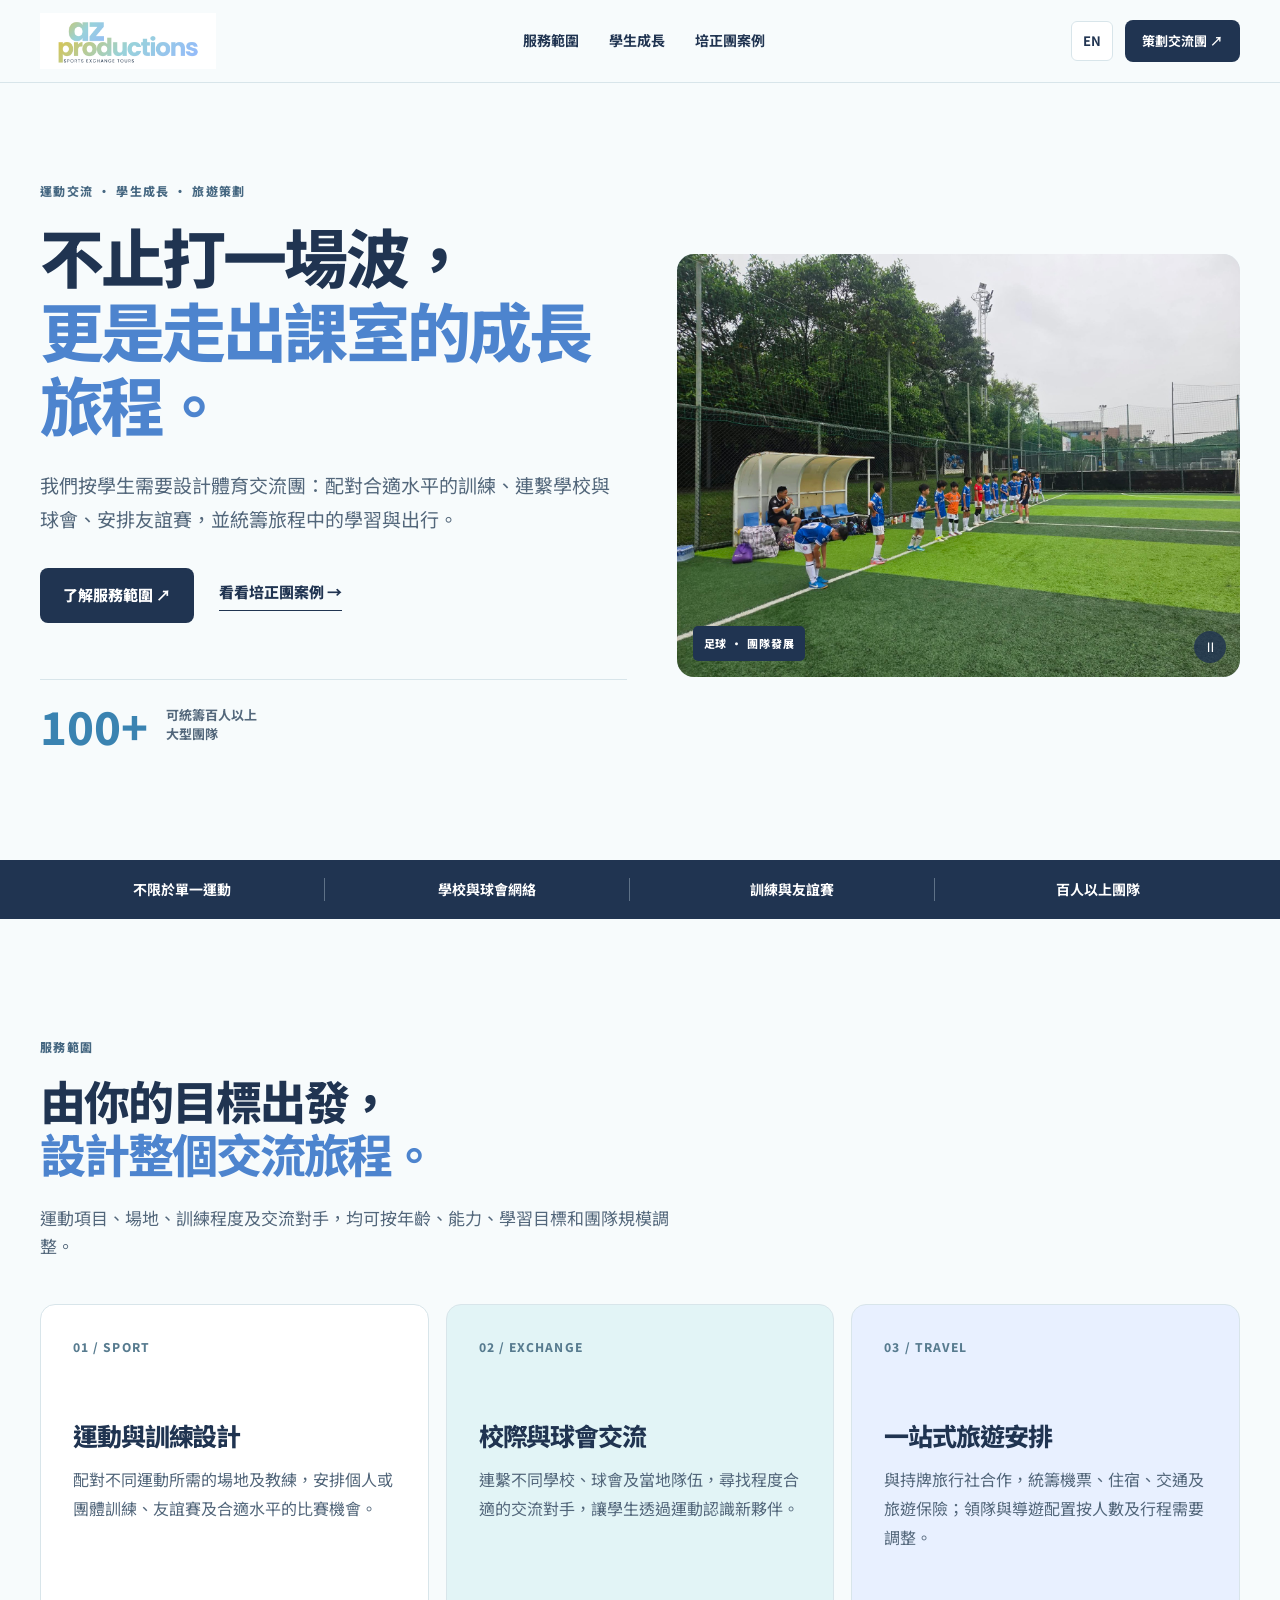
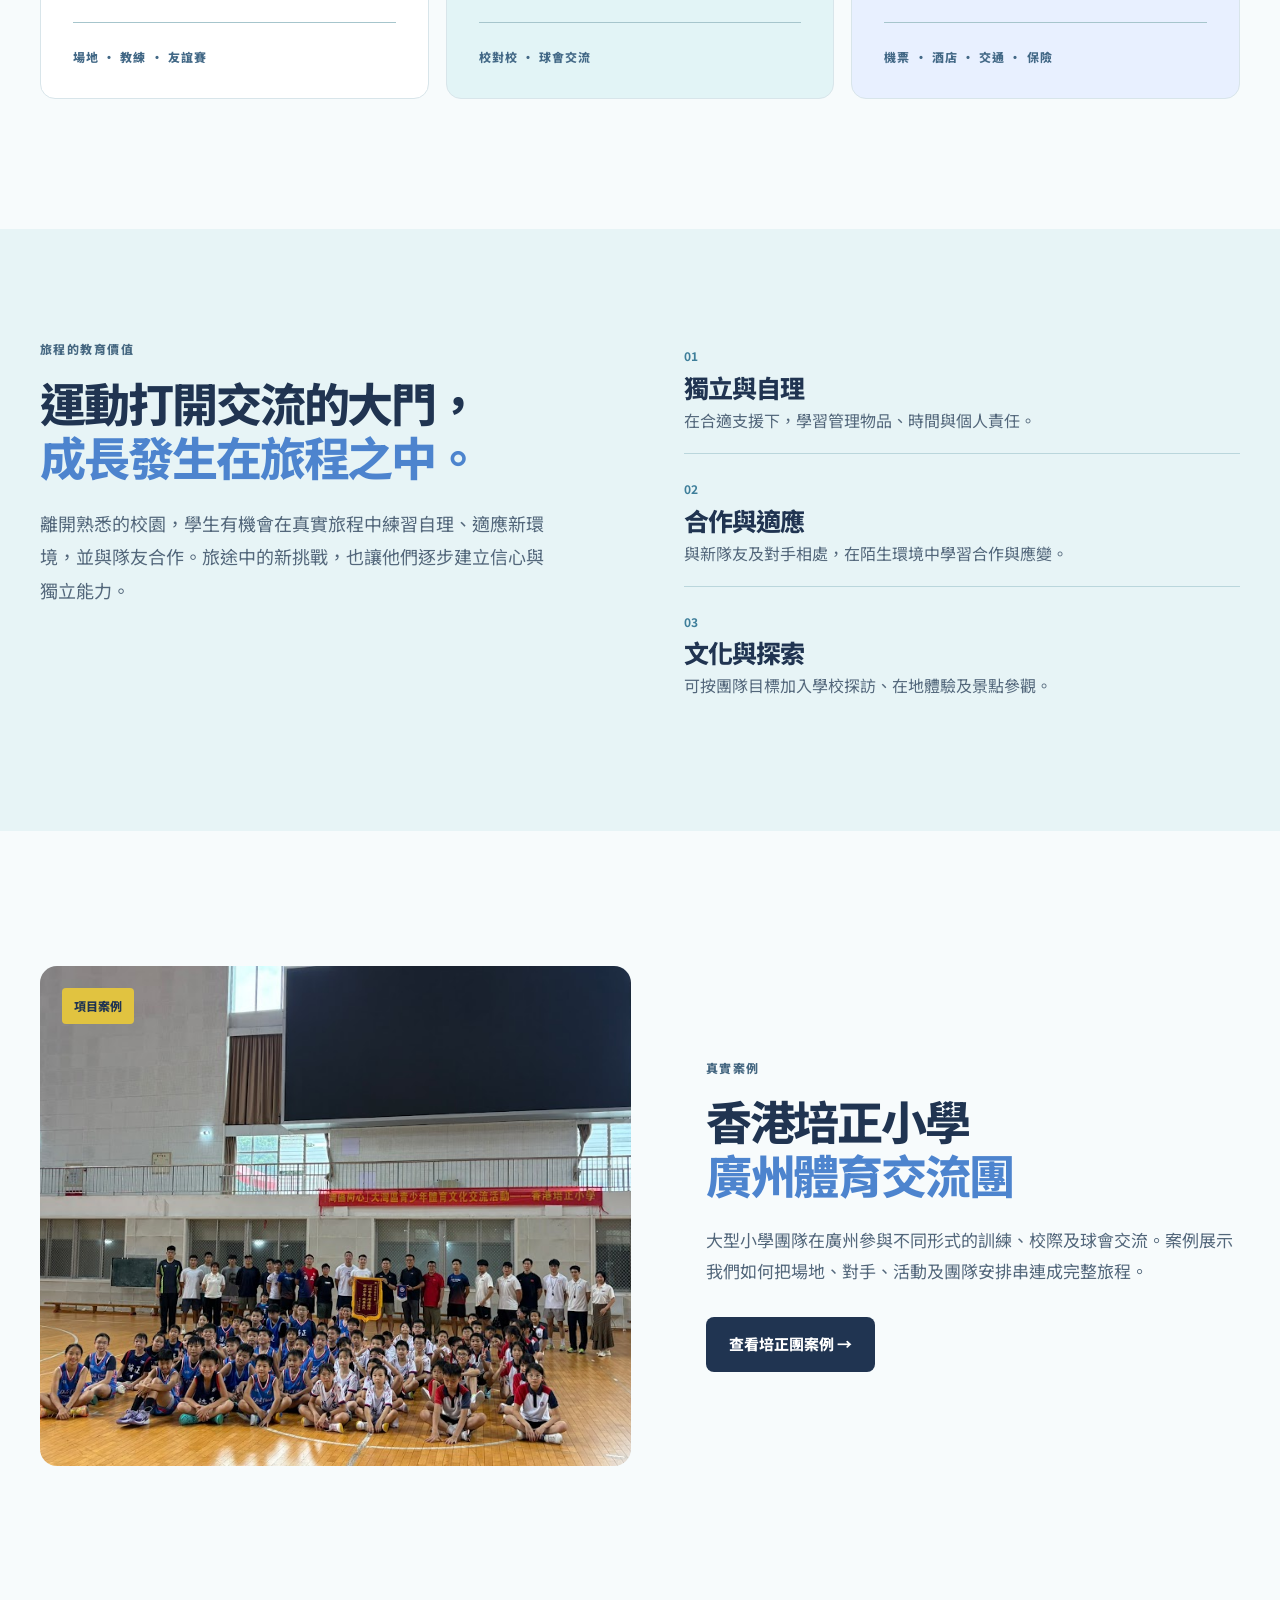
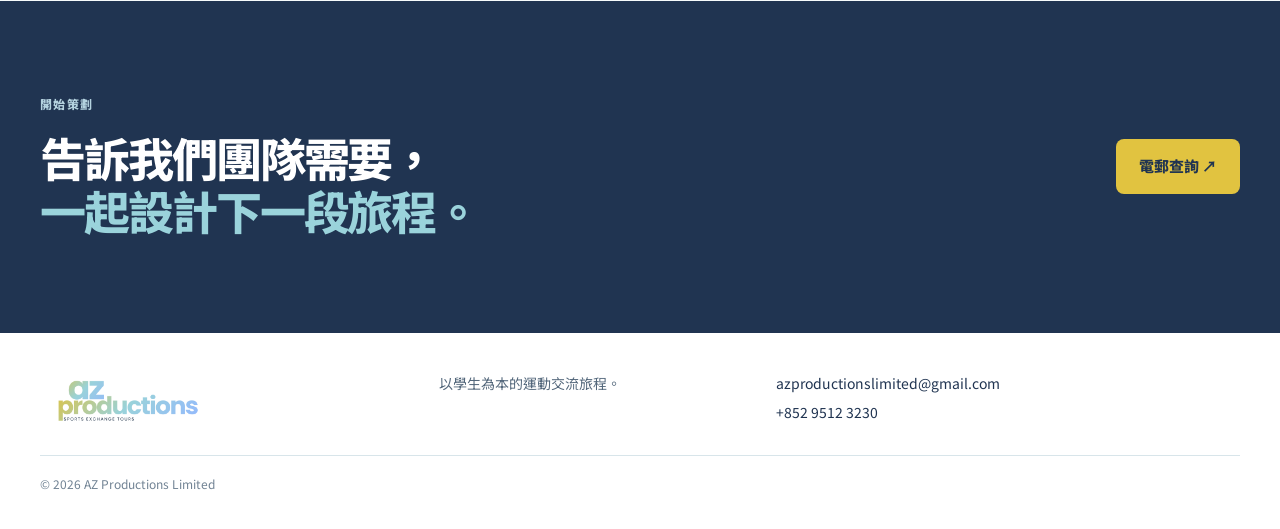
<file: index.html>
<!doctype html>
<html lang="zh-HK">
<head>
  <meta charset="utf-8">
  <meta name="viewport" content="width=device-width, initial-scale=1">
  <meta name="description" content="AZ Productions 為學校、球會及團隊策劃運動交流旅程，提供訓練、友誼賽、校際交流及一站式旅遊安排。">
  <title>AZ Productions｜運動交流旅程</title>
  <link rel="icon" href="assets/az-sports-logo-cropped.png">
  <link rel="stylesheet" href="site.css">
  <script defer src="site.js"></script>
</head>
<body data-page="home">
  <a class="skip-link" href="#main" data-en="Skip to content">跳至內容</a>
  <header class="site-header">
    <div class="shell header-inner">
      <a class="logo-link" href="index.html" aria-label="AZ Productions home"><img src="assets/az-sports-logo-cropped.png" alt="AZ Productions"></a>
      <nav class="main-nav" aria-label="Primary navigation">
        <a href="#services" data-en="Our services">服務範圍</a>
        <a href="#growth" data-en="Student growth">學生成長</a>
        <a href="pui-ching.html" data-en="Pui Ching case">培正團案例</a>
      </nav>
      <div class="header-actions">
        <button class="language-button" type="button" data-language-toggle aria-label="Switch language">EN</button>
        <a class="header-cta" href="#contact" data-en="Plan a tour ↗">策劃交流團 ↗</a>
      </div>
    </div>
  </header>

  <main id="main">
    <section class="hero shell" aria-labelledby="hero-title">
      <div class="hero-copy">
        <p class="eyebrow" data-en="SPORTS EXCHANGE · STUDENT GROWTH · TRAVEL">運動交流 · 學生成長 · 旅遊策劃</p>
        <h1 id="hero-title" data-en="More than a match.<br><em>A journey beyond the classroom.</em>" data-html>不止打一場波，<br><em>更是走出課室的成長旅程。</em></h1>
        <p class="lead" data-en="We design sports exchange tours around your students: training at the right level, school and club connections, friendly competition, cultural discovery and complete travel coordination.">我們按學生需要設計體育交流團：配對合適水平的訓練、連繫學校與球會、安排友誼賽，並統籌旅程中的學習與出行。</p>
        <div class="hero-actions">
          <a class="button button-dark" href="#services" data-en="Explore our services ↗">了解服務範圍 ↗</a>
          <a class="text-link" href="pui-ching.html" data-en="See the Pui Ching case →">看看培正團案例 →</a>
        </div>
        <div class="hero-proof"><strong>100+</strong><span data-en="Participants can be coordinated<br>in one programme" data-html>可統籌百人以上<br>大型團隊</span></div>
      </div>
      <div class="hero-gallery" aria-label="體育交流活動照片" data-en-label="Sports exchange photo gallery" aria-roledescription="carousel" data-en-roledescription="carousel">
        <div class="hero-gallery-viewport">
          <figure class="hero-slide is-active"><img src="assets/photos/hero-athletics.jpg" alt="學生在田徑跑道參與訓練" data-en-alt="Students training on an athletics track"><figcaption data-en="ATHLETICS · TEAM TRAINING">田徑 · 團隊訓練</figcaption></figure>
          <figure class="hero-slide" aria-hidden="true"><img src="assets/photos/hero-football.jpg" alt="足球隊在球場上準備訓練" data-en-alt="A football team preparing to train on the pitch"><figcaption data-en="FOOTBALL · TEAM DEVELOPMENT">足球 · 團隊發展</figcaption></figure>
          <figure class="hero-slide" aria-hidden="true"><img src="assets/photos/hero-badminton.jpg" alt="學生練習羽毛球擊球" data-en-alt="A student practising a badminton shot"><figcaption data-en="BADMINTON · SKILL BUILDING">羽毛球 · 技術訓練</figcaption></figure>
          <figure class="hero-slide" aria-hidden="true"><img src="assets/photos/hero-basketball.jpg" alt="兩名學生在籃球場對練" data-en-alt="Two students practising basketball on court"><figcaption data-en="BASKETBALL · FRIENDLY PLAY">籃球 · 友誼交流</figcaption></figure>
          <button class="gallery-pause" type="button" data-gallery-pause aria-label="暫停自動播放" aria-pressed="false">Ⅱ</button>
        </div>
      </div>
    </section>

    <div class="proof-strip" aria-label="Key capabilities"><div class="shell proof-inner">
      <span data-en="Multiple sports">不限於單一運動</span><span data-en="Schools + clubs">學校與球會網絡</span><span data-en="Training + friendly matches">訓練與友誼賽</span><span data-en="100+ group capability">百人以上團隊</span>
    </div></div>

    <section id="services" class="section shell" aria-labelledby="services-title">
      <div class="section-heading"><p class="eyebrow" data-en="WHAT WE CAN ARRANGE">服務範圍</p><h2 id="services-title" data-en="One brief.<br><em>A programme built around you.</em>" data-html>由你的目標出發，<br><em>設計整個交流旅程。</em></h2><p data-en="The sport, venue, training level and opponents are chosen for each group. Every programme can be adapted to age, ability, learning goals and group size.">運動項目、場地、訓練程度及交流對手，均可按年齡、能力、學習目標和團隊規模調整。</p></div>
      <div class="service-grid">
        <article class="service-card"><span class="card-index">01 / SPORT</span><h3 data-en="Sport and training design">運動與訓練設計</h3><p data-en="Access suitable venues and coaching for different sports and levels. We can arrange individual or group training, friendly matches and competition opportunities.">配對不同運動所需的場地及教練，安排個人或團體訓練、友誼賽及合適水平的比賽機會。</p><span class="service-detail" data-en="VENUES · COACHES · FRIENDLIES">場地 · 教練 · 友誼賽</span></article>
        <article class="service-card aqua"><span class="card-index">02 / EXCHANGE</span><h3 data-en="Schools and clubs">校際與球會交流</h3><p data-en="Connect with schools, clubs and local teams. We look for appropriate opponents and create exchange that goes beyond a fixture.">連繫不同學校、球會及當地隊伍，尋找程度合適的交流對手，讓學生透過運動認識新夥伴。</p><span class="service-detail" data-en="SCHOOL TO SCHOOL · CLUB TO CLUB">校對校 · 球會交流</span></article>
        <article class="service-card blue"><span class="card-index">03 / TRAVEL</span><h3 data-en="One-stop travel support">一站式旅遊安排</h3><p data-en="Coordinate flights, accommodation, ground transport and travel insurance through licensed travel agency partners. Tour leaders and guides are arranged according to group size and itinerary needs.">與持牌旅行社合作，統籌機票、住宿、交通及旅遊保險；領隊與導遊配置按人數及行程需要調整。</p><span class="service-detail" data-en="FLIGHTS · HOTEL · TRANSPORT · INSURANCE">機票 · 酒店 · 交通 · 保險</span></article>
      </div>
    </section>

    <section id="growth" class="growth-section"><div class="shell growth-layout">
      <div><p class="eyebrow" data-en="WHY THE JOURNEY MATTERS">旅程的教育價值</p><h2 data-en="Sport opens the door.<br><em>Growth happens along the way.</em>" data-html>運動打開交流的大門，<br><em>成長發生在旅程之中。</em></h2><p class="growth-intro" data-en="Students experience new places and people outside their usual routine. A thoughtfully planned tour gives them room to practise independence, self-care and teamwork.">離開熟悉的校園，學生有機會在真實旅程中練習自理、適應新環境，並與隊友合作。旅途中的新挑戰，也讓他們逐步建立信心與獨立能力。</p></div>
      <div class="growth-points"><div><b>01</b><h3 data-en="Independence and self-care">獨立與自理</h3><p data-en="Manage belongings, routines and personal responsibilities with age-appropriate support.">在合適支援下，學習管理物品、時間與個人責任。</p></div><div><b>02</b><h3 data-en="Teamwork and resilience">合作與適應</h3><p data-en="Meet new teammates and opponents, respond to unfamiliar settings and learn from challenges.">與新隊友及對手相處，在陌生環境中學習合作與應變。</p></div><div><b>03</b><h3 data-en="Culture and discovery">文化與探索</h3><p data-en="School visits, local experiences and sightseeing can be added when they fit the group's learning goals.">可按團隊目標加入學校探訪、在地體驗及景點參觀。</p></div></div>
    </div></section>

    <section class="case-preview shell" aria-labelledby="case-title">
      <div class="case-photo"><img src="assets/photos/pui-ching-group.jpg" loading="lazy" alt="香港培正小學廣州交流團團體合照" data-en-alt="Group photo from the Pui Ching Guangzhou exchange"><span data-en="FEATURED CASE">項目案例</span></div>
      <div class="case-text"><p class="eyebrow" data-en="SEE HOW IT COMES TOGETHER">真實案例</p><h2 id="case-title" data-en="Pui Ching Primary School<br><em>Guangzhou exchange</em>" data-html>香港培正小學<br><em>廣州體育交流團</em></h2><p data-en="A large school group explored different training formats and exchange opportunities with local schools and clubs. The case shows how one programme can bring people, venues and logistics together.">大型小學團隊在廣州參與不同形式的訓練、校際及球會交流。案例展示我們如何把場地、對手、活動及團隊安排串連成完整旅程。</p><a class="button button-dark" href="pui-ching.html" data-en="Explore the case →">查看培正團案例 →</a></div>
    </section>

    <section id="contact" class="contact-section"><div class="shell contact-inner"><div><p class="eyebrow" data-en="LET'S DESIGN YOUR TOUR">開始策劃</p><h2 data-en="Tell us your team and goals.<br><em>We'll build the journey.</em>" data-html>告訴我們團隊需要，<br><em>一起設計下一段旅程。</em></h2></div><a class="button button-yellow" href="mailto:azproductionslimited@gmail.com?subject=Sports%20Exchange%20Enquiry" data-en="Enquire by email ↗">電郵查詢 ↗</a></div></section>
  </main>

  <footer class="site-footer"><div class="shell footer-inner"><a href="index.html"><img src="assets/az-sports-logo-cropped.png" alt="AZ Productions"></a><p data-en="Sports exchange tours designed around your students.">以學生為本的運動交流旅程。</p><div><a href="mailto:azproductionslimited@gmail.com">azproductionslimited@gmail.com</a><a href="tel:+85295123230">+852 9512 3230</a></div><small>© 2026 AZ Productions Limited</small></div></footer>
</body>
</html>
</file>
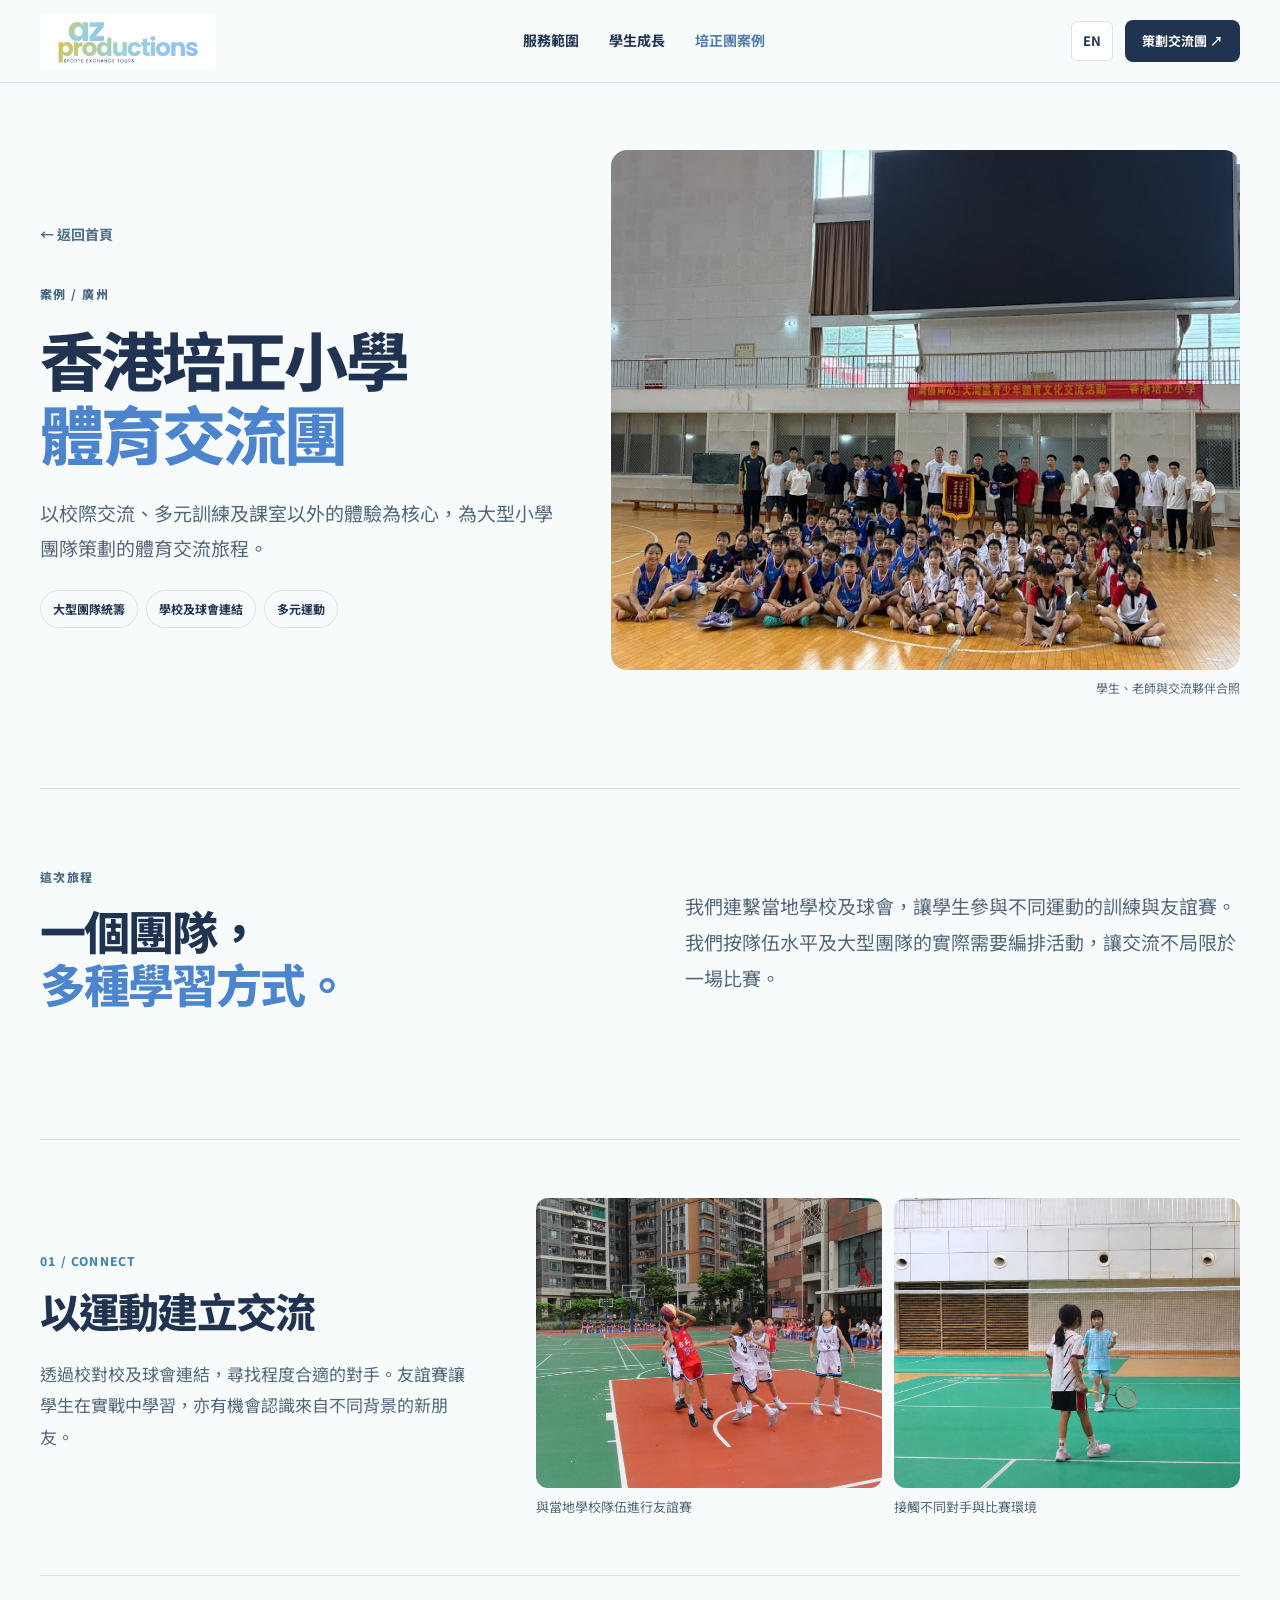
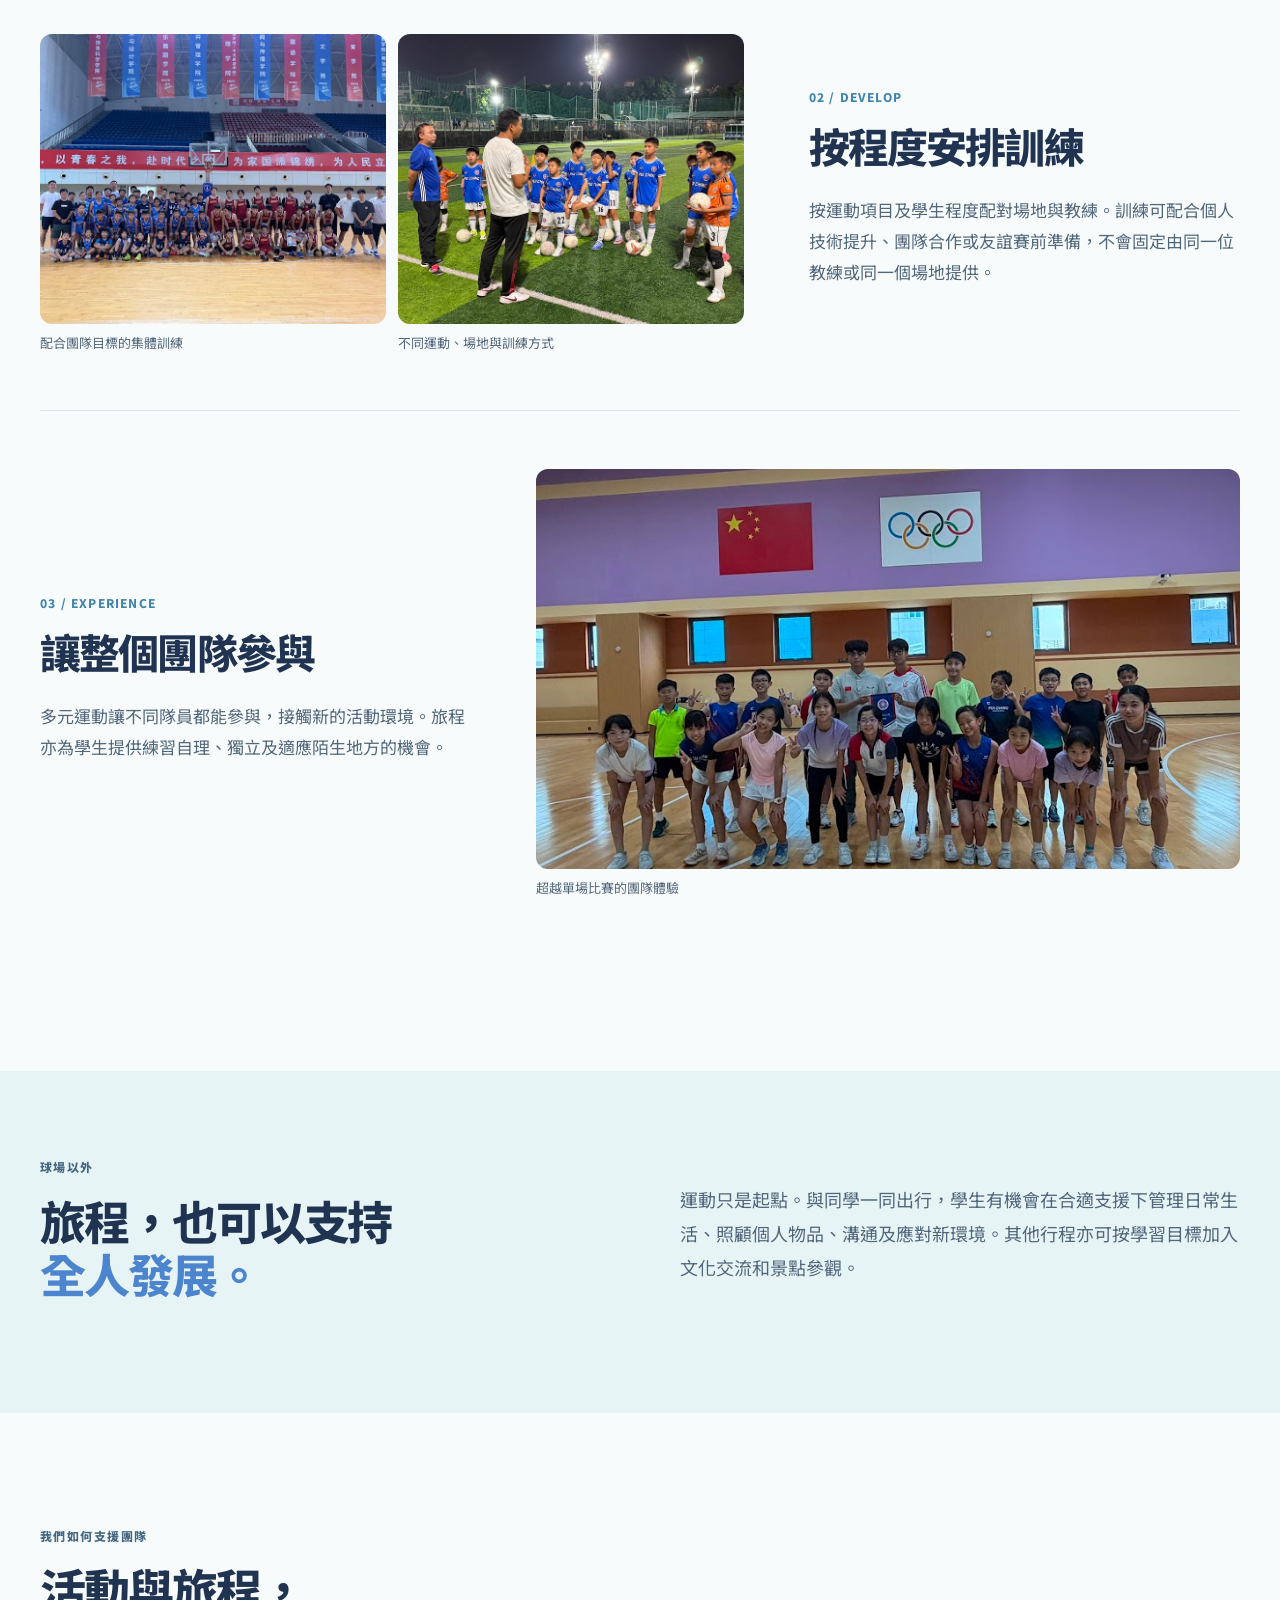
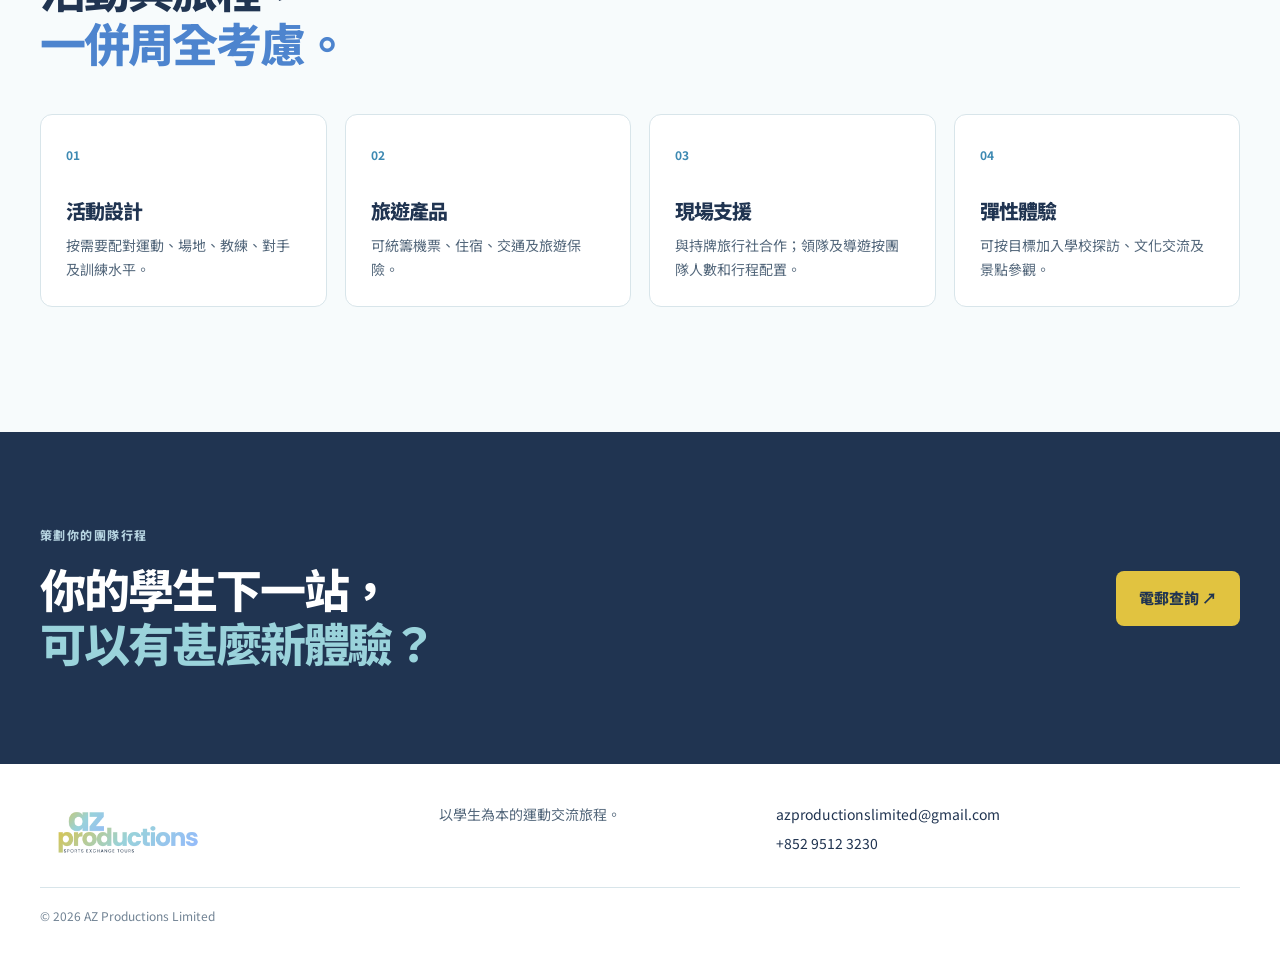
<file: pui-ching.html>
<!doctype html>
<html lang="zh-HK">
<head>
  <meta charset="utf-8">
  <meta name="viewport" content="width=device-width, initial-scale=1">
  <meta name="description" content="香港培正小學廣州體育交流團案例：校際與球會交流、不同水平訓練及大型團隊統籌。">
  <title>培正小學廣州體育交流團｜AZ Productions</title>
  <link rel="icon" href="assets/az-sports-logo-cropped.png">
  <link rel="stylesheet" href="site.css">
  <script defer src="site.js"></script>
</head>
<body data-page="case">
  <a class="skip-link" href="#main" data-en="Skip to content">跳至內容</a>
  <header class="site-header"><div class="shell header-inner">
    <a class="logo-link" href="index.html" aria-label="AZ Productions home"><img src="assets/az-sports-logo-cropped.png" alt="AZ Productions"></a>
    <nav class="main-nav" aria-label="Primary navigation"><a href="index.html#services" data-en="Our services">服務範圍</a><a href="index.html#growth" data-en="Student growth">學生成長</a><a href="pui-ching.html" aria-current="page" data-en="Pui Ching case">培正團案例</a></nav>
    <div class="header-actions"><button class="language-button" type="button" data-language-toggle aria-label="Switch language">EN</button><a class="header-cta" href="#contact" data-en="Plan a tour ↗">策劃交流團 ↗</a></div>
  </div></header>

  <main id="main">
    <section class="case-hero shell"><div class="case-hero-copy"><a class="back-link" href="index.html" data-en="← Back to home">← 返回首頁</a><p class="eyebrow" data-en="CASE STUDY / GUANGZHOU">案例 / 廣州</p><h1 data-en="Pui Ching Primary School<br><em>Sports Exchange Tour</em>" data-html>香港培正小學<br><em>體育交流團</em></h1><p class="lead" data-en="A school sports journey designed around exchange, varied training and meaningful experiences beyond the classroom.">以校際交流、多元訓練及課室以外的體驗為核心，為大型小學團隊策劃的體育交流旅程。</p><div class="case-pills"><span data-en="Large-group coordination">大型團隊統籌</span><span data-en="School and club connections">學校及球會連結</span><span data-en="Multiple sports">多元運動</span></div></div><figure class="case-hero-photo"><img src="assets/photos/pui-ching-group.jpg" alt="香港培正小學學生與交流夥伴團體合照" data-en-alt="Pui Ching students and exchange partners in a group photo"><figcaption data-en="Students, teachers and exchange partners together">學生、老師與交流夥伴合照</figcaption></figure></section>

    <section class="case-intro shell"><div><p class="eyebrow" data-en="THE PROGRAMME">這次旅程</p><h2 data-en="One group.<br><em>Many ways to learn.</em>" data-html>一個團隊，<br><em>多種學習方式。</em></h2></div><p data-en="We connected students with local schools and clubs for training and friendly competition across different sports. We tailored each activity to the teams' levels and the practical needs of a large tour, so the exchange went beyond a single match.">我們連繫當地學校及球會，讓學生參與不同運動的訓練與友誼賽。我們按隊伍水平及大型團隊的實際需要編排活動，讓交流不局限於一場比賽。</p></section>

    <section class="case-gallery shell" aria-label="Programme photographs">
      <article class="story-row"><div class="story-copy"><span class="story-number">01 / CONNECT</span><h2 data-en="Exchange through sport">以運動建立交流</h2><p data-en="School-to-school and club connections create chances to meet new opponents. Friendly matches let students learn through play and communicate beyond their own team.">透過校對校及球會連結，尋找程度合適的對手。友誼賽讓學生在實戰中學習，亦有機會認識來自不同背景的新朋友。</p></div><div class="story-images"><figure><img src="assets/photos/school-exchange.jpg" loading="lazy" alt="培正學生與當地學生進行籃球交流賽" data-en-alt="Pui Ching students in a basketball exchange match"><figcaption data-en="A friendly match with a local school team">與當地學校隊伍進行友誼賽</figcaption></figure><figure><img src="assets/photos/badminton-friendly-focused-v2.jpg" loading="lazy" alt="兩名學生在羽毛球場交流" data-en-alt="Two students on a badminton court"><figcaption data-en="Meeting different opponents and playing environments">接觸不同對手與比賽環境</figcaption></figure></div></article>
      <article class="story-row reverse"><div class="story-copy"><span class="story-number">02 / DEVELOP</span><h2 data-en="Training at the right level">按程度安排訓練</h2><p data-en="Venues and coaching can be matched to the sport and students' ability. Depending on the group's goals, a programme may include individual development, team sessions or preparation for friendly competition.">按運動項目及學生程度配對場地與教練。訓練可配合個人技術提升、團隊合作或友誼賽前準備，不會固定由同一位教練或同一個場地提供。</p></div><div class="story-images"><figure><img src="assets/photos/group-training.jpg" loading="lazy" alt="培正學生參與團體訓練" data-en-alt="Pui Ching students in a group training session"><figcaption data-en="Group sessions tailored to the team's goals">配合團隊目標的集體訓練</figcaption></figure><figure><img src="assets/photos/football-training.jpg" loading="lazy" alt="培正學生參與足球訓練" data-en-alt="Pui Ching students in football training"><figcaption data-en="Different sports, venues and training approaches">不同運動、場地與訓練方式</figcaption></figure></div></article>
      <article class="story-row"><div class="story-copy"><span class="story-number">03 / EXPERIENCE</span><h2 data-en="An experience for the whole group">讓整個團隊參與</h2><p data-en="A multi-sport programme lets students try new settings and work with different teammates. The journey also gives them opportunities to practise self-care, independence and adapting to unfamiliar places.">多元運動讓不同隊員都能參與，接觸新的活動環境。旅程亦為學生提供練習自理、獨立及適應陌生地方的機會。</p></div><div class="story-images one-image"><figure><img src="assets/photos/athletics-group.jpg" loading="lazy" alt="培正學生於田徑活動後合照" data-en-alt="Pui Ching students after an athletics activity"><figcaption data-en="Shared learning beyond a single match">超越單場比賽的團隊體驗</figcaption></figure></div></article>
    </section>

    <section class="case-learning"><div class="shell case-learning-inner"><div><p class="eyebrow" data-en="BEYOND THE PITCH">球場以外</p><h2 data-en="A tour can support<br><em>whole-person growth.</em>" data-html>旅程，也可以支持<br><em>全人發展。</em></h2></div><p data-en="Sport is the starting point. Travelling with peers can create age-appropriate opportunities for students to manage daily routines, care for their belongings, communicate and respond to new experiences. Depending on the brief, future itineraries can also include cultural exchange and sightseeing.">運動只是起點。與同學一同出行，學生有機會在合適支援下管理日常生活、照顧個人物品、溝通及應對新環境。其他行程亦可按學習目標加入文化交流和景點參觀。</p></div></section>

    <section class="case-capability shell"><p class="eyebrow" data-en="HOW WE BUILD A TOUR">我們如何支援團隊</p><h2 data-en="The programme and the journey,<br><em>considered together.</em>" data-html>活動與旅程，<br><em>一併周全考慮。</em></h2><div class="mini-grid"><div><b>01</b><h3 data-en="Programme design">活動設計</h3><p data-en="Sport, venue, coach, opponent and training level are matched to the brief.">按需要配對運動、場地、教練、對手及訓練水平。</p></div><div><b>02</b><h3 data-en="Travel products">旅遊產品</h3><p data-en="Flights, accommodation, transport and travel insurance can be coordinated.">可統籌機票、住宿、交通及旅遊保險。</p></div><div><b>03</b><h3 data-en="On-site support">現場支援</h3><p data-en="Licensed travel agency partners; tour leaders and guides scaled to group size and itinerary.">與持牌旅行社合作；領隊及導遊按團隊人數和行程配置。</p></div><div><b>04</b><h3 data-en="Flexible experiences">彈性體驗</h3><p data-en="School visits, cultural exchange and sightseeing can be added where relevant.">可按目標加入學校探訪、文化交流及景點參觀。</p></div></div></section>

    <section id="contact" class="contact-section"><div class="shell contact-inner"><div><p class="eyebrow" data-en="PLAN YOUR OWN PROGRAMME">策劃你的團隊行程</p><h2 data-en="What could your students<br><em>experience next?</em>" data-html>你的學生下一站，<br><em>可以有甚麼新體驗？</em></h2></div><a class="button button-yellow" href="mailto:azproductionslimited@gmail.com?subject=Sports%20Exchange%20Enquiry" data-en="Enquire by email ↗">電郵查詢 ↗</a></div></section>
  </main>
  <footer class="site-footer"><div class="shell footer-inner"><a href="index.html"><img src="assets/az-sports-logo-cropped.png" alt="AZ Productions"></a><p data-en="Sports exchange tours designed around your students.">以學生為本的運動交流旅程。</p><div><a href="mailto:azproductionslimited@gmail.com">azproductionslimited@gmail.com</a><a href="tel:+85295123230">+852 9512 3230</a></div><small>© 2026 AZ Productions Limited</small></div></footer>
</body>
</html>
</file>
<file: site.css>
@import url('https://fonts.googleapis.com/css2?family=DM+Sans:wght@400;500;600;700&family=Noto+Sans+TC:wght@400;500;600;700;800&display=swap');
:root{--ink:#203451;--muted:#53677b;--blue:#94b9ff;--aqua:#9ad3db;--yellow:#e1c340;--paper:#f7fbfc;--line:#d8e5ea;--white:#fff}
*{box-sizing:border-box}html{scroll-behavior:smooth}body{margin:0;background:var(--paper);color:var(--ink);font-family:'Noto Sans TC','DM Sans',sans-serif;font-size:16px;line-height:1.65}img{max-width:100%;display:block}a{color:inherit;text-decoration:none}button{font:inherit}.shell{width:min(1200px,calc(100% - 56px));margin-inline:auto}.skip-link{position:absolute;left:12px;top:-60px;background:var(--ink);color:white;padding:8px 12px;z-index:99}.skip-link:focus{top:12px}a:focus-visible,button:focus-visible{outline:3px solid var(--yellow);outline-offset:3px}
.site-header{position:sticky;top:0;z-index:10;background:rgba(247,251,252,.95);backdrop-filter:blur(12px);border-bottom:1px solid var(--line)}.header-inner{min-height:82px;display:flex;align-items:center;justify-content:space-between;gap:24px}.logo-link img{width:176px;height:auto}.main-nav,.header-actions{display:flex;align-items:center;gap:30px}.main-nav a{font-size:14px;font-weight:700}.main-nav a:hover,.main-nav a[aria-current]{color:#517cac}.header-actions{gap:12px}.language-button{border:1px solid var(--line);background:white;color:var(--ink);padding:8px 11px;border-radius:6px;cursor:pointer;font-weight:700;font-size:13px}.header-cta{background:var(--ink);color:white;font-weight:700;padding:10px 17px;border-radius:8px;font-size:13px}.header-cta:hover,.button-dark:hover{background:#345579}
.eyebrow{font-size:12px;line-height:1.4;font-weight:800;letter-spacing:.12em;color:#456781;text-transform:uppercase;margin:0 0 18px}h1,h2,h3,p,figure{margin-top:0}h1,h2,h3{letter-spacing:-.045em;line-height:1.16}h1{font-size:clamp(43px,5vw,73px);font-weight:800;margin-bottom:27px}h2{font-size:clamp(34px,3.6vw,56px);font-weight:800;margin-bottom:24px}h3{font-size:25px;font-weight:800;margin-bottom:15px}h1 em,h2 em{font-style:normal;color:#4d84ce}.lead{font-size:19px;line-height:1.8;color:var(--muted);max-width:620px}.button{display:inline-flex;align-items:center;justify-content:center;padding:15px 23px;border-radius:8px;font-size:15px;font-weight:800}.button-dark{background:var(--ink);color:white}.button-yellow{background:var(--yellow);color:var(--ink)}.button-yellow:hover{background:#eed766}.text-link{font-size:15px;font-weight:800;border-bottom:1px solid var(--ink);padding-bottom:5px}.text-link:hover{color:#4d84ce;border-color:#4d84ce}
.hero{display:grid;grid-template-columns:1.02fr .98fr;gap:50px;align-items:center;padding-top:80px;padding-bottom:92px}.hero-copy{padding:20px 0}.hero-actions{display:flex;align-items:center;flex-wrap:wrap;gap:25px;margin-top:32px}.hero-proof{display:flex;align-items:center;gap:18px;margin-top:56px;padding-top:23px;border-top:1px solid var(--line)}.hero-proof strong{font-size:45px;line-height:1;font-weight:800;color:#3a83b1}.hero-proof span{font-size:13px;font-weight:700;line-height:1.45;color:var(--muted)}
.hero-gallery{min-width:0}.hero-gallery-viewport{aspect-ratio:4/3;position:relative;overflow:hidden;border-radius:17px;background:#dcebf2}.hero-slide{position:absolute;inset:0;margin:0;transform:translateY(100%);visibility:hidden;transition:transform .65s ease,visibility 0s .65s}.hero-slide.is-active,.hero-slide.is-exiting{visibility:visible;transition:transform .65s ease}.hero-slide.is-active{transform:translateY(0);z-index:2}.hero-slide.is-exiting{transform:translateY(-100%);z-index:1}.hero-slide img{width:100%;height:100%;object-fit:contain}.hero-slide figcaption{position:absolute;left:16px;bottom:16px;background:var(--ink);color:white;border-radius:5px;padding:8px 11px;font-size:11px;font-weight:800;letter-spacing:.08em}.gallery-pause{position:absolute;right:14px;bottom:14px;z-index:3;width:32px;height:32px;border:0;border-radius:50%;background:rgba(32,52,81,.82);color:white;font-size:13px;line-height:1;cursor:pointer}.gallery-pause:hover{background:var(--ink)}
.proof-strip{background:var(--ink);color:white}.proof-inner{display:grid;grid-template-columns:repeat(4,1fr);gap:20px;align-items:center;padding:18px 0}.proof-inner span{text-align:center;font-size:14px;font-weight:700;border-right:1px solid #5e7187}.proof-inner span:last-child{border:0}
.section{padding-top:120px;padding-bottom:130px}.section-heading{max-width:750px;margin-bottom:44px}.section-heading>p:last-child{font-size:17px;color:var(--muted);max-width:630px}.service-grid{display:grid;grid-template-columns:repeat(3,1fr);gap:17px}.service-card{min-height:395px;display:flex;flex-direction:column;background:var(--white);border:1px solid var(--line);border-radius:15px;padding:32px}.service-card.aqua{background:#e2f4f6}.service-card.blue{background:#e8f0ff}.card-index,.service-detail{font-size:12px;letter-spacing:.09em;font-weight:800}.card-index{color:#577b8f}.service-card h3{margin-top:64px}.service-card p{color:var(--muted);line-height:1.8}.service-detail{margin-top:auto;padding-top:24px;border-top:1px solid #a6c5cc;color:#426886}
.growth-section{background:#e7f4f6;padding:112px 0}.growth-layout{display:grid;grid-template-columns:1fr 1fr;gap:88px}.growth-intro{font-size:18px;line-height:1.85;color:var(--muted);max-width:510px}.growth-points{display:grid;gap:0}.growth-points>div{border-bottom:1px solid #bad6dc;padding:20px 0}.growth-points>div:first-child{padding-top:0}.growth-points>div:last-child{border-bottom:0}.growth-points b{font-size:12px;color:#3e7e9a}.growth-points h3{margin:5px 0}.growth-points p{color:var(--muted);margin:0}
.case-preview{display:grid;grid-template-columns:1.05fr .95fr;gap:75px;align-items:center;padding-top:135px;padding-bottom:135px}.case-photo{height:500px;border-radius:17px;overflow:hidden;position:relative}.case-photo img{height:100%;width:100%;object-fit:cover;object-position:center 70%}.case-photo span{position:absolute;left:22px;top:22px;background:var(--yellow);padding:8px 12px;border-radius:4px;font-size:12px;font-weight:800}.case-text>p:not(.eyebrow){color:var(--muted);font-size:17px;line-height:1.8;margin-bottom:31px}
.contact-section{background:var(--ink);color:white;padding:95px 0}.contact-section .eyebrow{color:#b4d2df}.contact-section h2{margin:0}.contact-section h2 em{color:var(--aqua)}.contact-inner{display:flex;align-items:center;justify-content:space-between;gap:40px}.contact-inner .button{white-space:nowrap}.site-footer{background:white}.footer-inner{display:grid;grid-template-columns:1.2fr 1fr 1.5fr;gap:28px;align-items:start;padding-top:39px;padding-bottom:35px}.footer-inner img{width:176px}.footer-inner p{font-size:14px;color:var(--muted)}.footer-inner>div{display:flex;flex-direction:column;gap:6px;font-size:14px}.footer-inner>div a:hover{text-decoration:underline}.footer-inner small{grid-column:1/-1;color:#718394;font-size:12px;border-top:1px solid var(--line);padding-top:18px}
.case-hero{display:grid;grid-template-columns:.9fr 1.1fr;gap:56px;align-items:center;padding-top:67px;padding-bottom:90px}.back-link{display:inline-block;font-size:14px;font-weight:700;color:#4c6e87;margin-bottom:40px}.back-link:hover{text-decoration:underline}.case-hero .lead{margin-bottom:25px}.case-pills{display:flex;gap:8px;flex-wrap:wrap}.case-pills span{padding:8px 12px;border:1px solid var(--line);border-radius:40px;font-size:12px;font-weight:700}.case-hero-photo{margin:0}.case-hero-photo img{width:100%;height:520px;object-fit:cover;object-position:center 65%;border-radius:16px}.case-hero-photo figcaption{text-align:right;font-size:12px;color:var(--muted);margin-top:8px}.case-intro{display:grid;grid-template-columns:1fr 1fr;gap:90px;border-top:1px solid var(--line);padding-top:80px;padding-bottom:105px}.case-intro>p{font-size:19px;line-height:1.9;color:var(--muted);align-self:center}.case-gallery{padding-bottom:115px}.story-row{display:grid;grid-template-columns:.38fr .62fr;gap:65px;align-items:center;padding:58px 0;border-top:1px solid var(--line)}.story-row.reverse{grid-template-columns:.62fr .38fr}.story-row.reverse .story-copy{order:2}.story-row.reverse .story-images{order:1}.story-number{font-size:12px;letter-spacing:.1em;font-weight:800;color:#3e83ac}.story-copy h2{font-size:clamp(31px,3.2vw,46px);margin-top:14px}.story-copy p{font-size:17px;line-height:1.85;color:var(--muted)}.story-images{display:grid;grid-template-columns:1fr 1fr;gap:12px}.story-images figure{margin:0}.story-images img{width:100%;height:290px;object-fit:cover;border-radius:12px}.story-images figcaption{font-size:13px;color:var(--muted);margin-top:9px;line-height:1.5}.story-images.one-image{grid-template-columns:1fr}.story-images.one-image img{height:400px}.case-learning{background:#e6f4f6;padding:88px 0}.case-learning-inner{display:grid;grid-template-columns:1fr 1fr;gap:80px;align-items:center}.case-learning-inner>p{font-size:18px;line-height:1.9;color:var(--muted)}.case-capability{padding-top:115px;padding-bottom:125px}.mini-grid{display:grid;grid-template-columns:repeat(4,1fr);gap:18px;margin-top:45px}.mini-grid>div{background:#fff;border:1px solid var(--line);border-radius:12px;padding:25px}.mini-grid b{font-size:12px;color:#3d89b2}.mini-grid h3{font-size:20px;margin:32px 0 12px}.mini-grid p{color:var(--muted);font-size:14px;line-height:1.7;margin:0}
@media(max-width:1000px){.main-nav{gap:16px}.hero,.growth-layout,.case-preview,.case-hero,.case-intro,.case-learning-inner{gap:42px}.story-row,.story-row.reverse{grid-template-columns:1fr;gap:25px}.story-row.reverse .story-copy,.story-row.reverse .story-images{order:initial}.mini-grid{grid-template-columns:repeat(2,1fr)}}
@media(max-width:760px){.shell{width:min(100% - 36px,1200px)}.header-inner{min-height:70px;flex-wrap:wrap;padding:9px 0}.logo-link img{width:150px}.main-nav{order:3;width:100%;justify-content:space-between;padding:5px 0 3px}.main-nav a{font-size:12px}.header-cta{display:none}.hero,.growth-layout,.case-preview,.case-hero,.case-intro,.case-learning-inner{grid-template-columns:1fr}.hero{padding-top:45px;padding-bottom:55px}.hero-proof{margin-top:34px}.proof-inner{grid-template-columns:repeat(2,1fr);gap:0}.proof-inner span{padding:9px 5px;font-size:12px}.proof-inner span:nth-child(2){border-right:0}.section{padding:76px 0}.service-grid{grid-template-columns:1fr}.service-card{min-height:auto}.service-card h3{margin-top:30px}.growth-section{padding:75px 0}.case-preview{padding-top:80px;padding-bottom:80px}.case-photo{height:360px}.contact-section{padding:70px 0}.contact-inner{align-items:flex-start;flex-direction:column}.footer-inner{grid-template-columns:1fr}.footer-inner small{grid-column:auto}.case-hero{padding-top:30px;padding-bottom:60px}.back-link{margin-bottom:24px}.case-hero-photo img{height:340px}.case-intro{padding:55px 0}.story-row{padding:42px 0}.story-images img{height:220px}.story-images.one-image img{height:300px}.case-learning{padding:66px 0}.case-capability{padding:75px 0}}
@media(max-width:480px){h1{font-size:39px}.lead{font-size:17px}.hero-slide figcaption{font-size:9px;left:10px;bottom:10px}.hero-actions{gap:16px}.proof-inner span{font-size:11px}.story-images{grid-template-columns:1fr}.story-images img{height:230px}.mini-grid{grid-template-columns:1fr}.case-pills span{font-size:11px}.logo-link img{width:140px}}
@media(prefers-reduced-motion:reduce){.hero-slide,.hero-slide.is-active,.hero-slide.is-exiting{transition:none}}
</file>
